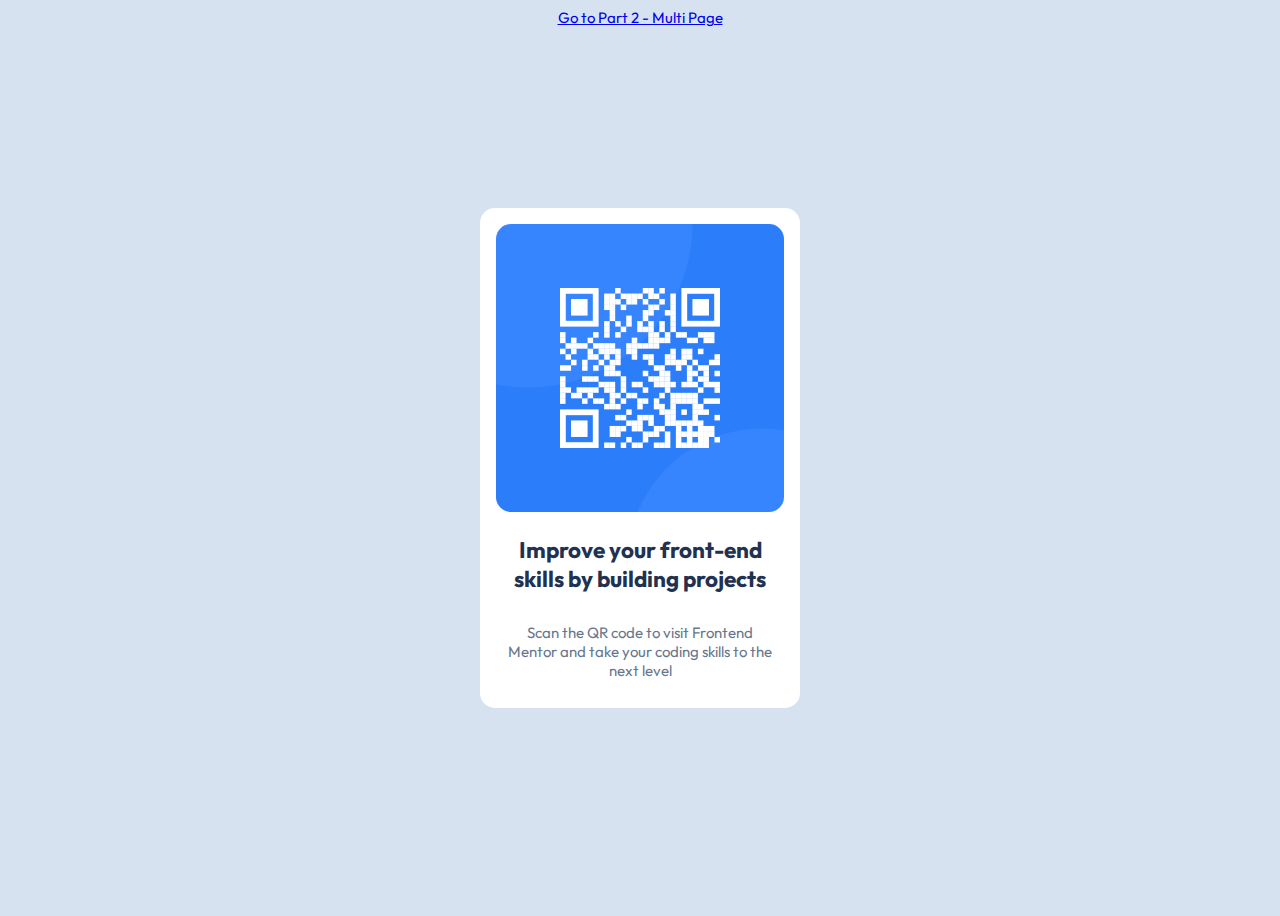
<file: index.html>
<!DOCTYPE html>
<html lang="en">
<head>
  <meta charset="UTF-8">
  <meta name="viewport" content="width=device-width, initial-scale=1.0"> <!-- displays site properly based on user's device -->

  <!-- Google's "Outfit" font -->
  <link rel="preconnect" href="https://fonts.googleapis.com">
  <link rel="preconnect" href="https://fonts.gstatic.com" crossorigin>
  <link href="https://fonts.googleapis.com/css2?family=Outfit&display=swap" rel="stylesheet">

  <!-- Favicon -->
  <link rel="icon" type="image/png" sizes="32x32" href="./images/favicon-32x32.png">
  <!-- Title -->
  <title>Frontend Mentor | QR code component</title>

  <!-- Stylesheet -->
  <link rel="stylesheet" href="css/styles.css">

</head>
<body>

  <!-- Navigation -->
  <div class="to-other-page">
    <a href="multi.html">Go to Part 2 - Multi Page</a>
  </div>

  <!-- QR Code Card -->
  
  <div class="QR-card">
    <div class="QR-Code"> <img src="images/image-qr-code.png" alt="image of QR Code"> </div>
    <div class="card-title"><h2>Improve your front-end skills by building projects</h2></div>
    <div class="card-desc">Scan the QR code to visit Frontend Mentor and take your coding skills to the next level</div>
  </div>
  

  <!--Footer-->
  <div class="attribution">
    Challenge by <a href="https://www.frontendmentor.io?ref=challenge" target="_blank">Frontend Mentor</a>. 
    Coded by <a href="#">Nam Le</a>.
  </div>
</body>
</html>
</file>
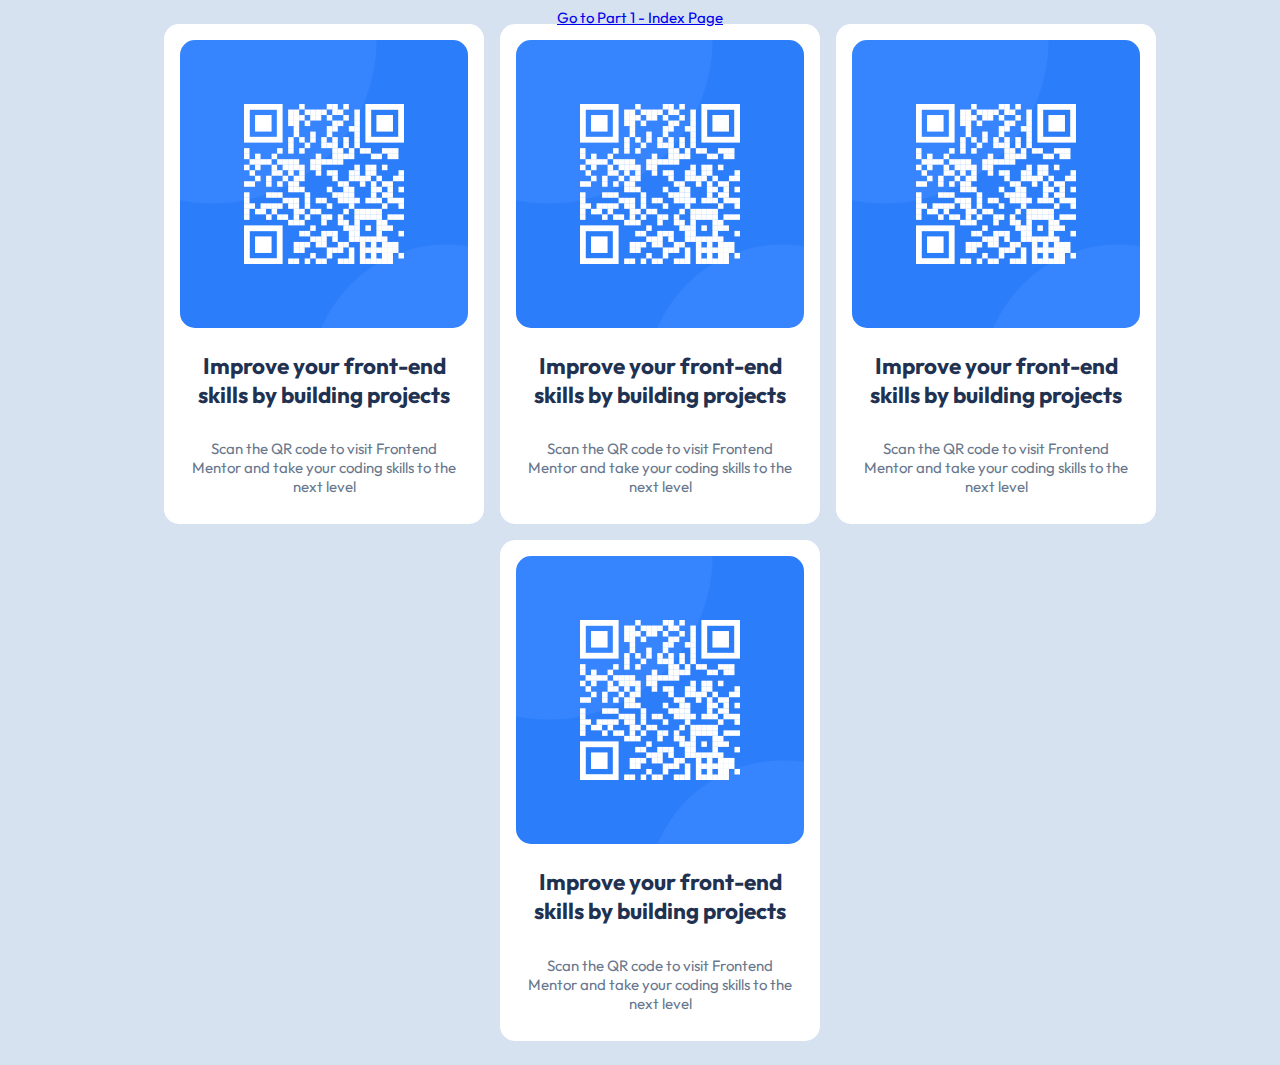
<file: multi.html>
<!DOCTYPE html>
<html lang="en">
<head>
  <meta charset="UTF-8">
  <meta name="viewport" content="width=device-width, initial-scale=1.0"> <!-- displays site properly based on user's device -->

  <!-- Google's "Outfit" font -->
  <link rel="preconnect" href="https://fonts.googleapis.com">
  <link rel="preconnect" href="https://fonts.gstatic.com" crossorigin>
  <link href="https://fonts.googleapis.com/css2?family=Outfit&display=swap" rel="stylesheet">

  <!-- Favicon -->
  <link rel="icon" type="image/png" sizes="32x32" href="./images/favicon-32x32.png">
  <!-- Title -->
  <title>Frontend Mentor | QR code component</title>

  <!-- Stylesheet -->
  <link rel="stylesheet" href="css/styles.css">

</head>
<body>

  <!-- Navigation -->
    <div class="to-other-page">
        <a href="index.html">Go to Part 1 - Index Page</a>
    </div>

  <!-- QR Code Card -->
    <ul class="container">
        <li class="QR-card">
            <div class="QR-Code">
                <img src="images/image-qr-code.png" alt="image of QR Code">
            </div>
            <div class="card-title">
                <h2>Improve your front-end skills by building projects</h2>
            </div>
            <div class="card-desc">
                Scan the QR code to visit Frontend Mentor and take your coding skills to the next level
            </div>         
        </li>

        <li class="QR-card">
            <div class="QR-Code">
                <img src="images/image-qr-code.png" alt="image of QR Code">
            </div>
            <div class="card-title">
                <h2>Improve your front-end skills by building projects</h2>
            </div>
            <div class="card-desc">
                Scan the QR code to visit Frontend Mentor and take your coding skills to the next level
            </div>         
        </li>

        <li class="QR-card">
            <div class="QR-Code">
                <img src="images/image-qr-code.png" alt="image of QR Code">
            </div>
            <div class="card-title">
                <h2>Improve your front-end skills by building projects</h2>
            </div>
            <div class="card-desc">
                Scan the QR code to visit Frontend Mentor and take your coding skills to the next level
            </div>         
        </li>

        <li class="QR-card">
            <div class="QR-Code">
                <img src="images/image-qr-code.png" alt="image of QR Code">
            </div>
            <div class="card-title">
                <h2>Improve your front-end skills by building projects</h2>
            </div>
            <div class="card-desc">
                Scan the QR code to visit Frontend Mentor and take your coding skills to the next level
            </div>         
        </li>
    </ul>


  <!--Footer-->
    <div class="attribution">
        Challenge by <a href="https://www.frontendmentor.io?ref=challenge" target="_blank">Frontend Mentor</a>. 
        Coded by <a href="#">Nam Le</a>.
    </div>
</body>
</html>
</file>
<file: css/styles.css>
body {
    font-family: "Outfit", serif;
    font-optical-sizing: auto;
    font-weight: 400;
    font-style: normal;
    font-size: 15px;
    position: relative;
    min-height: 100vh;
    display: grid;
    justify-content: center;
    align-items: center;
    background-color: hsl(212, 45%, 89%);
    
}

.to-other-page {
    text-align: center;
    position: absolute;
    top: 0;
    left: 50%;
    transform: translateX(-50%);
}


img {
    width: 288px;
    height: 288px;
    border-radius: 15px;
}

.QR-card {
    background-color: hsl(0, 0%, 100%);
    display: inline-block;
    width: 288px;
    text-align: center;
    /* border: 3px solid #333; */
    border-radius: 15px;
    padding: 1rem;
}

.card-title {
    color: hsl(218, 44%, 22%);
    font-style: bold;
    text-align: center;
    font-weight: bolder;
}

.card-desc {
    color: hsl(216, 15%, 48%);
    padding: 12px;
}


.attribution {
    font-size: 11px;
    text-align: center;
    color: #333;
    position: absolute;
    bottom: 0;
    width: 100%;
    display:none;
}


/* ----------------------- multi.html style -------------------------- */



.container {
    display: grid;
    justify-content: center;
    align-items: center;
    grid-template-columns: 1fr;
    margin: 1rem;
}

/* place this after .container selector, or else it won't work!
media rules get applied when min-width = 1000px */
@media (min-width: 1000px) {
    .container {
        display: grid;
        grid-template-columns: repeat(3, 1fr);
        gap: 1rem;
        justify-content: center;
        align-items: center;
        margin: 1rem;
    }
    
    .container :nth-child(4){
        grid-column: 2;
    }
}
</file>
